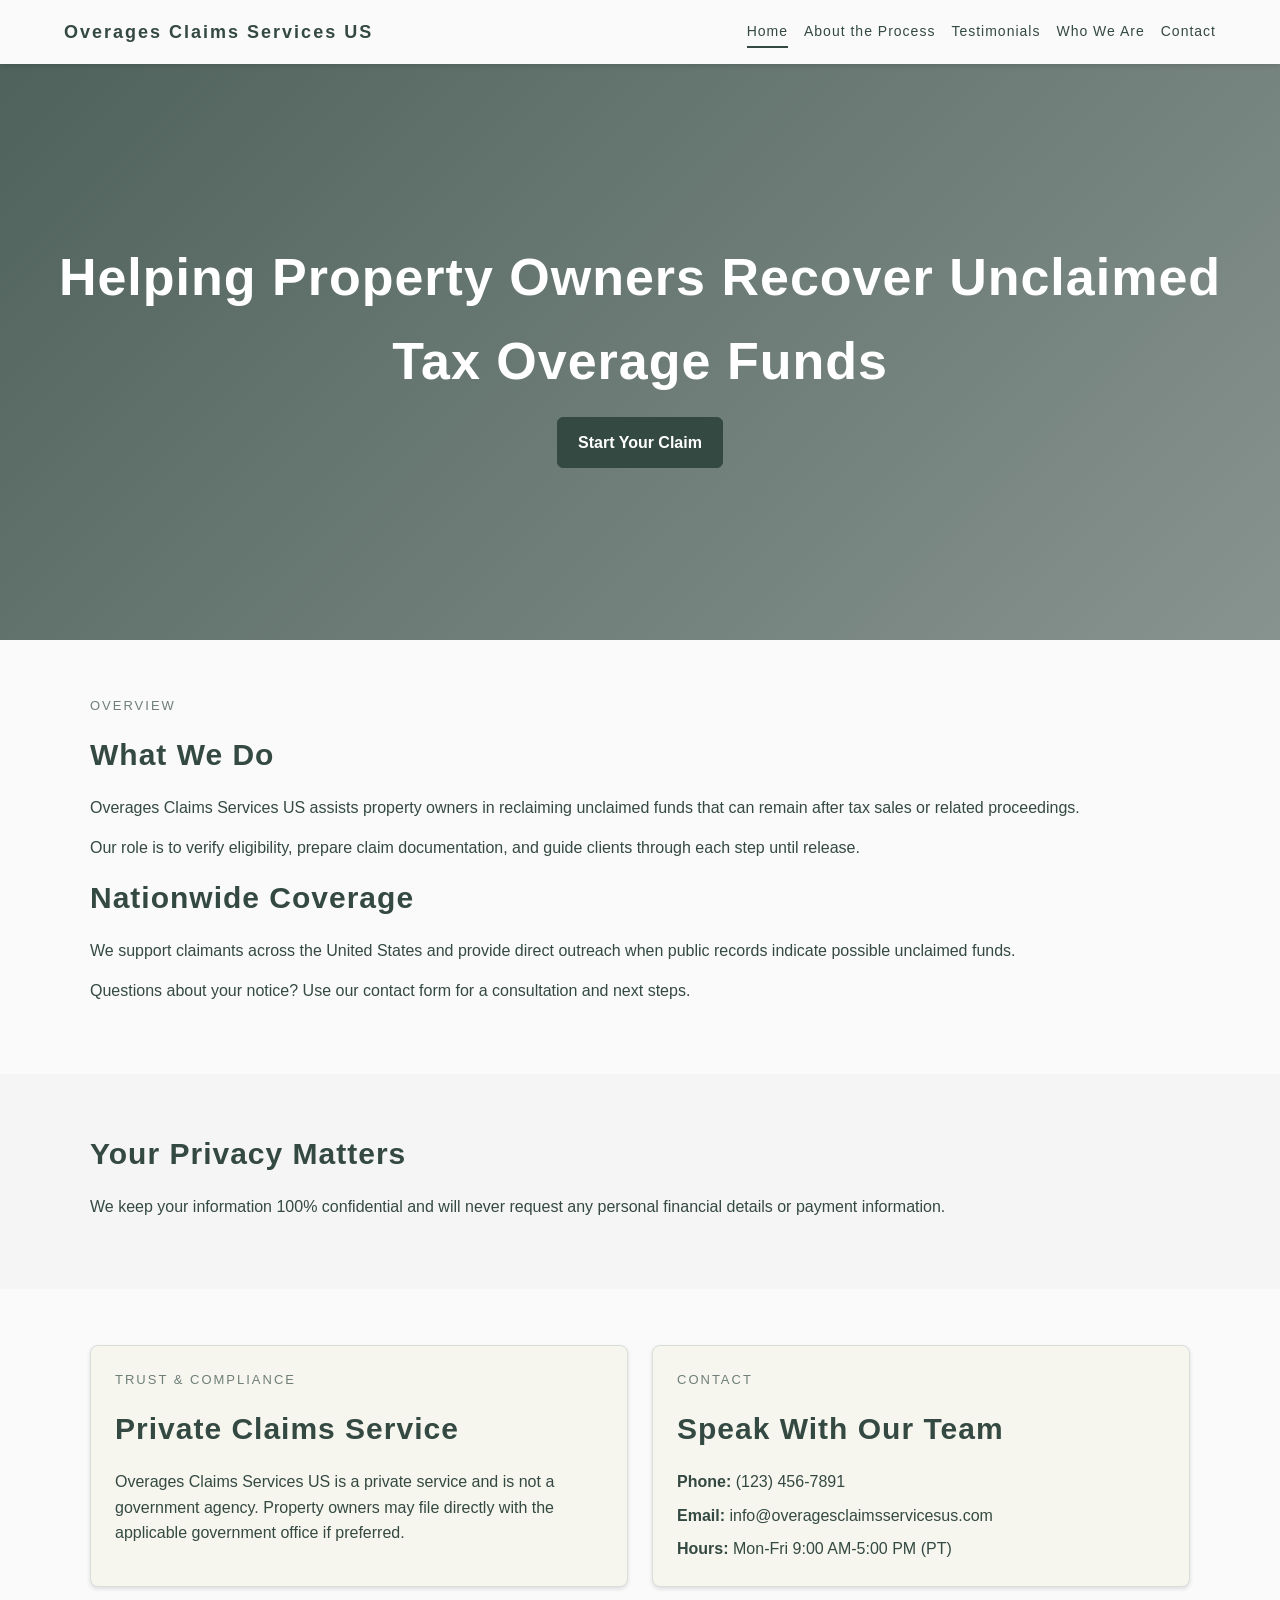
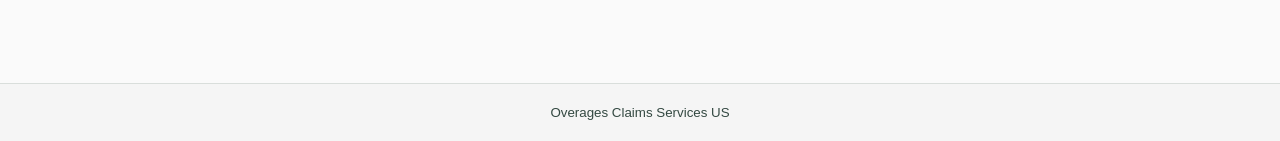
<file: index.html>
<!doctype html>
<html lang="en">
  <head>
    <title>
      Overages Claims Services US | Recover Unclaimed Tax Overage Funds
    </title>
    <meta charset="UTF-8" />
    <meta name="viewport" content="width=device-width, initial-scale=1" />
    <meta
      name="description"
      content="Overages Claims Services US helps property owners recover unclaimed tax overage funds with a clear, guided claims process."
    />
    <link rel="stylesheet" href="final.css" />
  </head>
  <body>
    <div class="navbar">
      <div class="nav-inner">
        <a href="index.html" class="logo">Overages Claims Services US</a>
        <nav class="nav-links">
          <a class="active" href="index.html">Home</a>
          <a href="about.html">About the Process</a>
          <a href="testimonials.html">Testimonials</a>
          <a href="whoWeAre.html">Who We Are</a>
          <a href="contact.html">Contact</a>
        </nav>
      </div>
    </div>

    <header class="hero" id="home">
      <div>
        <h1>Helping Property Owners Recover Unclaimed Tax Overage Funds</h1>
        <div class="button-row">
          <a class="btn" href="contact.html">Start Your Claim</a>
        </div>
      </div>
    </header>

    <main>
      <section class="section">
        <div class="container">
          <p class="section-subtitle">Overview</p>
          <h2 class="section-title">What We Do</h2>
          <p>
            Overages Claims Services US assists property owners in reclaiming
            unclaimed funds that can remain after tax sales or related
            proceedings.
          </p>
          <p>
            Our role is to verify eligibility, prepare claim documentation, and
            guide clients through each step until release.
          </p>

          <h2 class="section-title">Nationwide Coverage</h2>
          <p>
            We support claimants across the United States and provide direct
            outreach when public records indicate possible unclaimed funds.
          </p>
          <p>
            Questions about your notice? Use our contact form for a consultation
            and next steps.
          </p>
        </div>
      </section>

      <section class="section section-soft">
        <div class="container">
          <h2 class="section-title">Your Privacy Matters</h2>
          <p>
            We keep your information 100% confidential and will never request
            any personal financial details or payment information.
          </p>
        </div>
      </section>

      <section class="section">
        <div class="container grid-2">
          <article class="card">
            <p class="section-subtitle">Trust & Compliance</p>
            <h2 class="section-title">Private Claims Service</h2>
            <p>
              Overages Claims Services US is a private service and is not a
              government agency. Property owners may file directly with the
              applicable government office if preferred.
            </p>
          </article>

          <article class="card">
            <p class="section-subtitle">Contact</p>
            <h2 class="section-title">Speak With Our Team</h2>
            <ul class="contact-list">
              <li><strong>Phone:</strong> (123) 456-7891</li>
              <li><strong>Email:</strong> info@overagesclaimsservicesus.com</li>
              <li><strong>Hours:</strong> Mon-Fri 9:00 AM-5:00 PM (PT)</li>
            </ul>
          </article>
        </div>
      </section>
    </main>

    <footer>
      <p>Overages Claims Services US</p>
    </footer>
  </body>
</html>
</file>
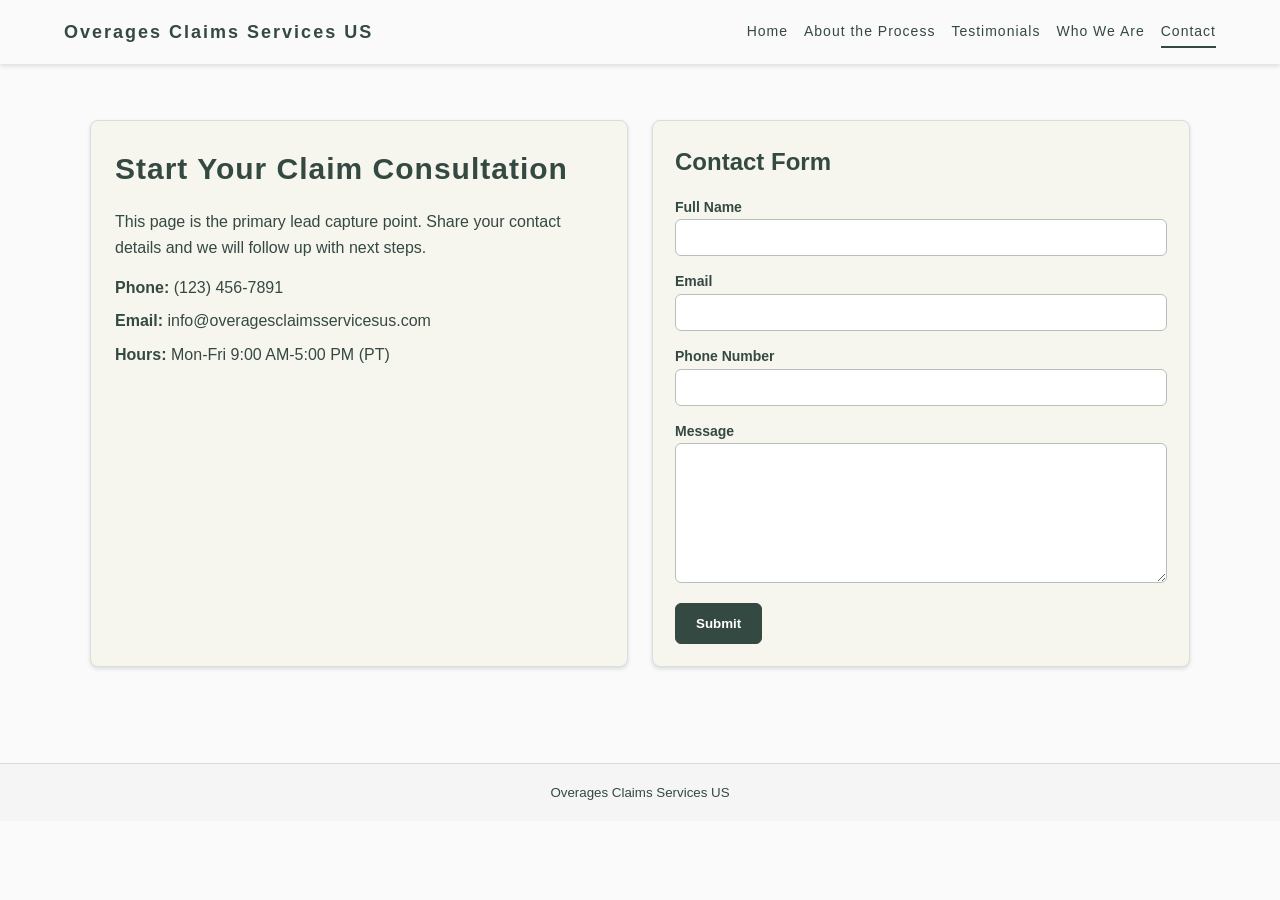
<file: contact.html>
<!doctype html>
<html lang="en">
  <head>
    <title>Contact | Overages Claims Services US</title>
    <meta charset="UTF-8" />
    <meta name="viewport" content="width=device-width, initial-scale=1" />
    <meta
      name="description"
      content="Contact Overages Claims Services US to start your claim consultation for potential unclaimed tax overage funds."
    />
    <link rel="stylesheet" href="final.css" />
  </head>
  <body>
    <div class="navbar">
      <div class="nav-inner">
        <a href="index.html" class="logo">Overages Claims Services US</a>
        <nav class="nav-links">
          <a href="index.html">Home</a>
          <a href="about.html">About the Process</a>
          <a href="testimonials.html">Testimonials</a>
          <a href="whoWeAre.html">Who We Are</a>
          <a class="active" href="contact.html">Contact</a>
        </nav>
      </div>
    </div>

    <main>
      <section class="section">
        <div class="container grid-2">
          <article class="card">
            <h1 class="section-title">Start Your Claim Consultation</h1>
            <p>
              This page is the primary lead capture point. Share your contact
              details and we will follow up with next steps.
            </p>
            <ul class="contact-list">
              <li><strong>Phone:</strong> (123) 456-7891</li>
              <li><strong>Email:</strong> info@overagesclaimsservicesus.com</li>
              <li><strong>Hours:</strong> Mon-Fri 9:00 AM-5:00 PM (PT)</li>
            </ul>
          </article>

          <section class="form-block">
            <h2 style="margin-bottom: 12px">Contact Form</h2>
            <form name="myForm" id="contactForm" novalidate>
              <div>
                <label for="fullName">Full Name</label>
                <input id="fullName" name="fullName" type="text" required />
              </div>

              <div>
                <label for="email">Email</label>
                <input id="email" name="email" type="email" required />
              </div>

              <div>
                <label for="phone">Phone Number</label>
                <input id="phone" name="phone" type="tel" required />
              </div>

              <div>
                <label for="message">Message</label>
                <textarea id="message" name="message" required></textarea>
              </div>

              <button type="submit" class="btn">Submit</button>
            </form>
          </section>
        </div>
      </section>
    </main>

    <footer>
      <p>Overages Claims Services US</p>
    </footer>
    <script src="submit.js"></script>
  </body>
</html>
</file>
<file: final.css>
:root {
  --bg-main: rgb(250, 250, 250);
  --bg-soft: rgb(245, 245, 245);
  --bg-card: rgb(246, 246, 239);
  --text-main: rgb(52, 73, 66);
  --text-muted: #6f7f77;
  --line: #d9dedb;
  --shadow: rgba(0, 0, 0, 0.12);
}

* {
  box-sizing: border-box;
  margin: 0;
  padding: 0;
  font-family: Arial, Helvetica, sans-serif;
}

body {
  background-color: var(--bg-main);
  color: var(--text-main);
  line-height: 1.6;
}

a {
  color: inherit;
}

.navbar {
  position: sticky;
  top: 0;
  width: 100%;
  background-color: var(--bg-main);
  box-shadow: 0 2px 5px var(--shadow);
  z-index: 1000;
}

.nav-inner {
  max-width: 1200px;
  margin: 0 auto;
  padding: 16px 24px;
  display: flex;
  justify-content: space-between;
  align-items: center;
  gap: 18px;
}

.logo {
  text-decoration: none;
  color: var(--text-main);
  font-size: 18px;
  letter-spacing: 2px;
  font-weight: 700;
}

.nav-links {
  display: flex;
  flex-wrap: wrap;
  gap: 16px;
}

.nav-links a {
  text-decoration: none;
  color: var(--text-main);
  letter-spacing: 1px;
  font-size: 14px;
  padding: 4px 0;
  border-bottom: 2px solid transparent;
}

.nav-links a:hover,
.nav-links a:focus-visible,
.logo:hover,
.logo:focus-visible {
  color: var(--text-muted);
}

.nav-links a.active {
  border-color: var(--text-main);
}

.container {
  width: min(1100px, 100% - 48px);
  margin: 0 auto;
}

.section {
  padding: 56px 0;
}

.section-soft {
  background-color: var(--bg-soft);
}

.section-title {
  font-size: 30px;
  letter-spacing: 1px;
  margin-bottom: 16px;
}

.section-subtitle {
  text-transform: uppercase;
  letter-spacing: 2px;
  font-size: 13px;
  color: var(--text-muted);
  margin-bottom: 8px;
}

.section p {
  margin-bottom: 14px;
}

.hero {
  position: relative;
  min-height: 64vh;
  display: grid;
  place-items: center;
  background:
    linear-gradient(135deg, rgba(52, 73, 66, 0.86), rgba(52, 73, 66, 0.58)),
    url("https://images.unsplash.com/photo-1560518883-ce09059eeffa?auto=format&fit=crop&w=1700&q=80")
      center/cover;
  color: #fff;
  text-align: center;
  padding: 80px 24px;
}

.hero h1 {
  font-size: clamp(30px, 5vw, 52px);
  letter-spacing: 1px;
  margin-bottom: 14px;
}

.hero p {
  max-width: 760px;
  margin: 0 auto 28px;
  font-size: 18px;
}

.button-row {
  display: flex;
  justify-content: center;
  gap: 12px;
  flex-wrap: wrap;
}

.btn {
  display: inline-block;
  padding: 12px 20px;
  background: var(--text-main);
  color: #fff;
  text-decoration: none;
  border: 1px solid var(--text-main);
  border-radius: 6px;
  font-weight: 700;
}

.section-testimonials {
  overflow: hidden;
}

.testimonials-slider {
  display: flex;
  flex-flow: row;
  list-style: none;
  margin: 0;
  padding: 0 0 16px 0;
  width: 100%;
  overflow-x: scroll;
  gap: 24px;
}

.testimonials-slider li {
  display: flex;
  flex-flow: column;
  justify-content: space-between;
  row-gap: 1.5em;
  padding: 24px;
  background-color: var(--bg-card);
  border: 1px solid var(--line);
  border-radius: 8px;
  box-shadow: 0 2px 4px var(--shadow);
  width: 33%;
  flex-shrink: 0;
}

.testimonials-slider blockquote {
  font-style: italic;
  line-height: 1.6;
}

.testimonials-slider cite {
  font-size: 14px;
  color: var(--text-muted);
  font-style: normal;
}

.grid-2 {
  display: grid;
  grid-template-columns: repeat(2, minmax(0, 1fr));
  gap: 24px;
}

.split {
  display: flex;
  gap: 40px;
  align-items: center;
}

.split.reverse {
  flex-direction: row-reverse;
}

.split img {
  width: 40%;
  max-width: 420px;
  flex-shrink: 0;
  border-radius: 8px;
  object-fit: cover;
}

.split .split-text {
  flex: 1;
}

.card {
  background-color: var(--bg-card);
  border: 1px solid var(--line);
  border-radius: 8px;
  box-shadow: 0 2px 4px var(--shadow);
  padding: 24px;
}

.card h3 {
  margin-bottom: 10px;
}

.contact-list {
  list-style: none;
  display: grid;
  gap: 8px;
}

.contact-list strong {
  font-weight: 700;
}

.form-block {
  background: var(--bg-card);
  border: 1px solid var(--line);
  border-radius: 8px;
  box-shadow: 0 2px 4px var(--shadow);
  padding: 22px;
}

form {
  display: grid;
  gap: 12px;
}

label {
  font-weight: 700;
  font-size: 14px;
}

input,
select,
textarea {
  width: 100%;
  padding: 10px;
  border: 1px solid #b5c0bb;
  border-radius: 6px;
  background: #fff;
  color: var(--text-main);
}

textarea {
  min-height: 140px;
  resize: vertical;
}

button[type="submit"] {
  justify-self: start;
  cursor: pointer;
}

.error-message {
  color: red;
  font-size: 13px;
}

footer {
  font-size: smaller;
  margin-top: 40px;
  padding: 18px 24px;
  text-align: center;
  color: var(--text-main);
  background: var(--bg-soft);
  border-top: 1px solid var(--line);
}

@media (max-width: 860px) {
  .grid-2 {
    grid-template-columns: 1fr;
  }

  .nav-inner {
    flex-direction: column;
    align-items: flex-start;
  }

  .hero {
    min-height: 56vh;
  }

  .hero p {
    font-size: 16px;
  }

  .testimonials-slider li {
    width: 80%;
  }
}
</file>
